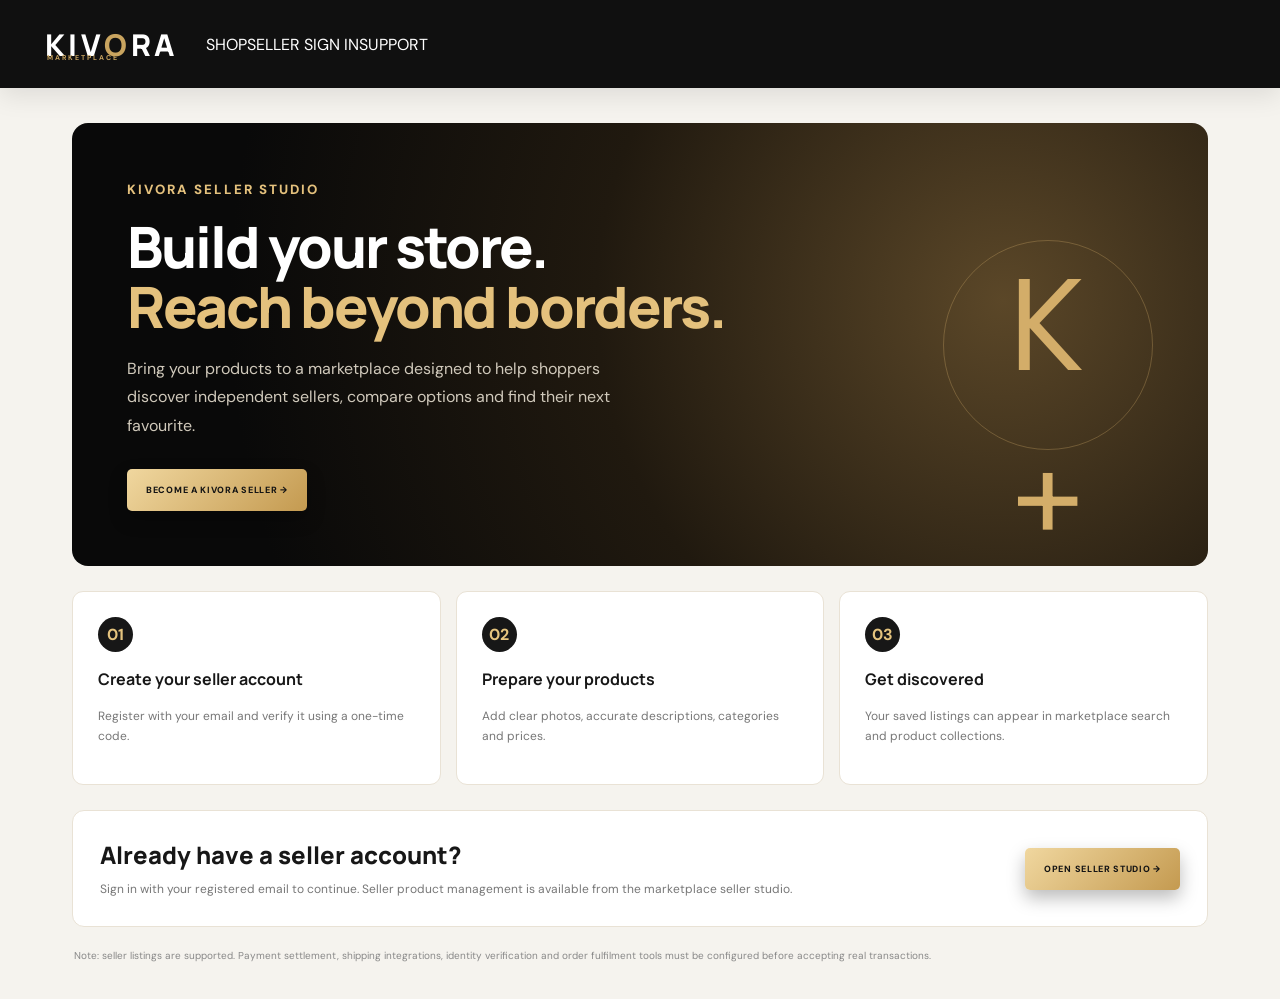
<file: seller.html>
<!doctype html><html lang="en"><head><meta charset="utf-8"><meta name="viewport" content="width=device-width,initial-scale=1"><meta name="theme-color" content="#090909"><title>Seller Studio | KIVORA</title><link href="https://fonts.googleapis.com/css2?family=DM+Sans:wght@400;500;600;700;800&family=Manrope:wght@600;700;800&display=swap" rel="stylesheet"><link rel="stylesheet" href="style.css"><style>
body{background:#f5f3ee}.seller-page{max-width:1180px;margin:35px auto;padding:0 22px}.seller-hero{background:radial-gradient(circle at 82% 40%,#5b4728,#20190f 42%,#090909 80%);color:white;border-radius:16px;padding:55px;display:flex;align-items:center;justify-content:space-between;gap:25px;min-height:330px}.seller-hero small{color:#e4c17d;letter-spacing:2px;font-weight:800}.seller-hero h1{font:800 clamp(35px,5vw,57px)/1.05 Manrope;letter-spacing:-2px;margin:18px 0}.seller-hero h1 em{font-style:normal;color:#e4c17d}.seller-hero p{color:#d0c9bb;line-height:1.8;max-width:500px}.seller-hero .hero-cta{margin-top:12px}.seller-symbol{font-size:130px;color:#d3ad69;border:1px solid #d3ad6950;width:210px;height:210px;border-radius:50%;display:grid;place-items:center;flex-shrink:0}.seller-steps{display:grid;grid-template-columns:repeat(3,1fr);gap:15px;margin:25px 0}.seller-step{background:white;border:1px solid #e9e2d5;border-radius:11px;padding:25px}.seller-step b{width:35px;height:35px;border-radius:50%;display:grid;place-items:center;background:#171717;color:#e5c47e}.seller-step h3{font:700 16px Manrope}.seller-step p{font-size:12px;color:#777;line-height:1.7}.seller-dashboard{background:#fff;border:1px solid #e9e2d5;border-radius:12px;padding:27px;display:flex;align-items:center;justify-content:space-between;gap:20px}.seller-dashboard h2{font:800 24px Manrope;margin:0 0 8px}.seller-dashboard p{color:#777;font-size:12px;line-height:1.7;margin:0}@media(max-width:700px){.seller-hero{padding:28px;min-height:280px}.seller-symbol{display:none}.seller-steps{grid-template-columns:1fr}.seller-dashboard{display:block}.seller-dashboard .hero-cta{margin-top:15px;display:inline-flex}}
</style></head><body><header class="main-header"><a class="brand" href="index.html">KIV<span>O</span>RA<small>MARKETPLACE</small></a><nav class="subnav"><a href="index.html">SHOP</a><a href="account.html?type=seller">SELLER SIGN IN</a><a href="support.html">SUPPORT</a></nav></header><main class="seller-page"><section class="seller-hero"><div><small>KIVORA SELLER STUDIO</small><h1>Build your store.<br><em>Reach beyond borders.</em></h1><p>Bring your products to a marketplace designed to help shoppers discover independent sellers, compare options and find their next favourite.</p><a class="hero-cta" href="account.html?type=seller">BECOME A KIVORA SELLER →</a></div><div class="seller-symbol">K<span>+</span></div></section><section class="seller-steps"><article class="seller-step"><b>01</b><h3>Create your seller account</h3><p>Register with your email and verify it using a one-time code.</p></article><article class="seller-step"><b>02</b><h3>Prepare your products</h3><p>Add clear photos, accurate descriptions, categories and prices.</p></article><article class="seller-step"><b>03</b><h3>Get discovered</h3><p>Your saved listings can appear in marketplace search and product collections.</p></article></section><section class="seller-dashboard"><div><h2>Already have a seller account?</h2><p>Sign in with your registered email to continue. Seller product management is available from the marketplace seller studio.</p></div><a class="hero-cta" href="index.html?open=seller">OPEN SELLER STUDIO →</a></section><p style="font-size:10px;color:#888;line-height:1.7;margin:20px 2px">Note: seller listings are supported. Payment settlement, shipping integrations, identity verification and order fulfilment tools must be configured before accepting real transactions.</p></main></body></html>
</file>
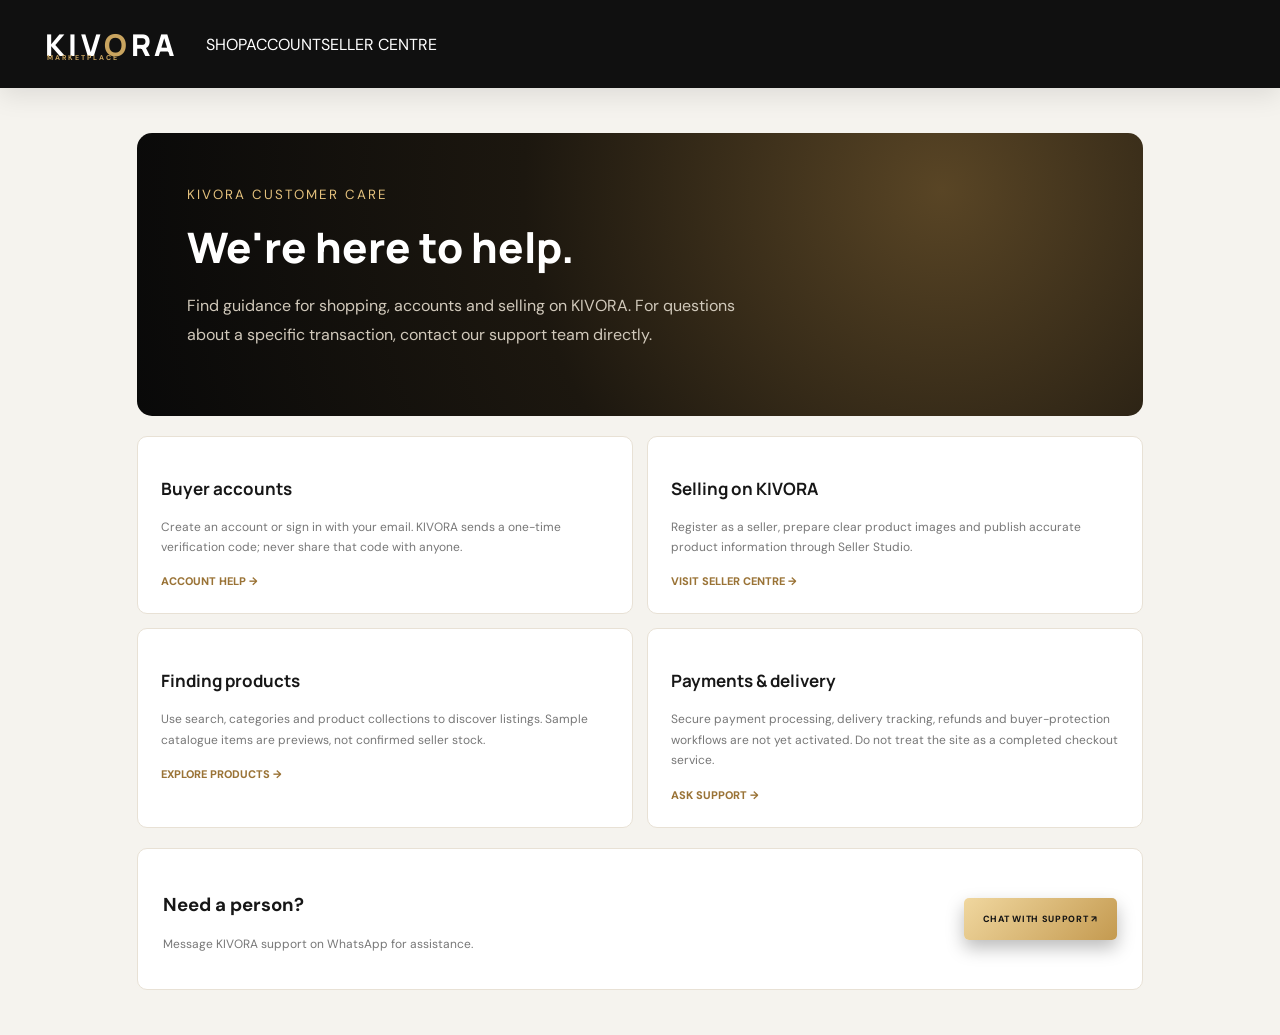
<file: support.html>
<!doctype html><html lang="en"><head><meta charset="utf-8"><meta name="viewport" content="width=device-width,initial-scale=1"><meta name="theme-color" content="#090909"><title>KIVORA Help Centre</title><link href="https://fonts.googleapis.com/css2?family=DM+Sans:wght@400;500;600;700;800&family=Manrope:wght@600;700;800&display=swap" rel="stylesheet"><link rel="stylesheet" href="style.css"><style>body{background:#f5f3ee}.help-page{max-width:1050px;margin:45px auto;padding:0 22px}.help-hero{background:radial-gradient(circle at 80% 20%,#594525,#1c170f 50%,#090909);border-radius:15px;padding:50px;color:white}.help-hero small{color:#e4c17d;letter-spacing:2px}.help-hero h1{font:800 42px Manrope;margin:14px 0}.help-hero p{color:#d1c9bb;line-height:1.8;max-width:570px}.help-grid{display:grid;grid-template-columns:repeat(2,1fr);gap:14px;margin:20px 0}.help-card{background:white;border:1px solid #e8e1d5;border-radius:10px;padding:23px}.help-card h3{font:700 17px Manrope}.help-card p{font-size:12px;color:#777;line-height:1.7}.help-card a{color:#9a7336;font-size:11px;font-weight:800}.help-contact{background:#fff;border:1px solid #e8e1d5;border-radius:10px;padding:25px;display:flex;justify-content:space-between;align-items:center;gap:15px}.help-contact p{color:#777;font-size:12px}@media(max-width:650px){.help-hero{padding:28px}.help-hero h1{font-size:32px}.help-grid{grid-template-columns:1fr}.help-contact{display:block}}</style></head><body><header class="main-header"><a class="brand" href="index.html">KIV<span>O</span>RA<small>MARKETPLACE</small></a><nav class="subnav"><a href="index.html">SHOP</a><a href="account.html">ACCOUNT</a><a href="seller.html">SELLER CENTRE</a></nav></header><main class="help-page"><section class="help-hero"><small>KIVORA CUSTOMER CARE</small><h1>We're here to help.</h1><p>Find guidance for shopping, accounts and selling on KIVORA. For questions about a specific transaction, contact our support team directly.</p></section><section class="help-grid"><article class="help-card"><h3>Buyer accounts</h3><p>Create an account or sign in with your email. KIVORA sends a one-time verification code; never share that code with anyone.</p><a href="account.html">ACCOUNT HELP →</a></article><article class="help-card"><h3>Selling on KIVORA</h3><p>Register as a seller, prepare clear product images and publish accurate product information through Seller Studio.</p><a href="seller.html">VISIT SELLER CENTRE →</a></article><article class="help-card"><h3>Finding products</h3><p>Use search, categories and product collections to discover listings. Sample catalogue items are previews, not confirmed seller stock.</p><a href="index.html#popular">EXPLORE PRODUCTS →</a></article><article class="help-card"><h3>Payments & delivery</h3><p>Secure payment processing, delivery tracking, refunds and buyer-protection workflows are not yet activated. Do not treat the site as a completed checkout service.</p><a href="https://wa.me/2348127817057" target="_blank" rel="noopener">ASK SUPPORT →</a></article></section><section class="help-contact"><div><h3>Need a person?</h3><p>Message KIVORA support on WhatsApp for assistance.</p></div><a class="hero-cta" href="https://wa.me/2348127817057" target="_blank" rel="noopener">CHAT WITH SUPPORT ↗</a></section></main></body></html>
</file>
<file: style.css>
*{box-sizing:border-box} :root{--black:#111;--ink:#1d1d1d;--gold:#c99d4d;--gold2:#e3bd73;--paper:#f5f5f5;--line:#e8e8e8;--muted:#777;--white:#fff}html{scroll-behavior:smooth}body{margin:0;background:#f4f4f4;color:var(--ink);font-family:"DM Sans",Arial,sans-serif}button,input,textarea,select{font:inherit}button{cursor:pointer}a{color:inherit;text-decoration:none}.topline{height:30px;background:#101010;color:#d7d7d7;display:flex;align-items:center;justify-content:space-between;padding:0 max(4%,calc((100% - 1440px)/2));font-size:9px;letter-spacing:1.4px}.topline-center{color:#cba45e}.topline a{color:#fff}.main-header{height:82px;background:#fff;display:flex;align-items:center;gap:34px;padding:0 max(4%,calc((100% - 1440px)/2));position:sticky;top:0;z-index:20;box-shadow:0 3px 12px #00000009}.brand{font:800 28px Manrope,sans-serif;letter-spacing:3px;color:#141414;white-space:nowrap;display:inline-flex;align-items:center;position:relative}.brand span{color:var(--gold)}.brand small{font:700 7px "DM Sans";letter-spacing:2px;position:absolute;top:29px;left:2px;color:#9b7a45}.searchbar{height:45px;display:flex;align-items:center;border:1px solid #dedede;border-radius:5px;flex:1;max-width:650px;background:#fafafa}.searchbar>span{font-size:25px;padding:0 13px;color:#777}.searchbar input{border:0;background:transparent;outline:0;min-width:0;flex:1;font-size:12px}.searchbar button{height:100%;padding:0 22px;border:0;background:var(--gold);color:#111;font-size:10px;font-weight:800;letter-spacing:1px;border-radius:0 4px 4px 0}.head-actions{display:flex;align-items:center;gap:20px;margin-left:auto}.head-actions button{display:flex;align-items:center;gap:8px;border:0;background:none;text-align:left;padding:6px 0;color:#222}.action-icon{font-size:21px;font-weight:500}.head-actions span{font-size:11px;font-weight:700;white-space:nowrap}.head-actions small{display:block;font-size:9px;font-weight:400;color:#858585;margin-top:3px}.head-actions i{font-style:normal;color:#a37a35}.category-nav{height:43px;background:#1a1a1a;color:white;display:flex;align-items:center;gap:0;padding:0 max(4%,calc((100% - 1440px)/2));overflow-x:auto;white-space:nowrap;scrollbar-width:none;position:relative;z-index:4}.category-nav::-webkit-scrollbar{display:none}.category-nav button{height:100%;padding:0 17px;border:0;background:none;color:#eee;font-size:10px;font-weight:600;letter-spacing:.2px}.category-nav button:hover,.category-nav button.active{background:#c99d4d;color:#171717}.page-wrap{max-width:1440px;margin:auto;padding:22px 4% 55px}.market-layout{display:grid;grid-template-columns:220px minmax(0,1fr) 220px;gap:15px;min-height:360px}.side-categories,.quick-panel{background:#fff;border-radius:5px;overflow:hidden;box-shadow:0 2px 10px #00000008}.side-title{font-size:10px;font-weight:800;letter-spacing:1px;padding:17px 17px 12px;border-bottom:1px solid #f0f0f0}.side-categories button{width:100%;height:27px;border:0;background:white;text-align:left;padding:0 16px;display:flex;align-items:center;gap:10px;font-size:10px;color:#4b4b4b}.side-categories button span{width:17px;color:#b38b4c;font-size:14px}.side-categories button b{margin-left:auto;font-size:16px;color:#aaa;font-weight:400}.side-categories button:hover{background:#faf5ec;color:#9b7335}.hero-stage{position:relative;overflow:hidden;min-height:360px;border-radius:5px;background:linear-gradient(110deg,#171717 0%,#252525 57%,#4b3a20 100%);color:white;display:flex;align-items:center;padding:38px 5%;isolation:isolate}.hero-stage:after{content:"";position:absolute;inset:0;background:radial-gradient(circle at 78% 50%,#c69b4c3d,transparent 37%),linear-gradient(90deg,transparent 45%,#1113);z-index:-1}.hero-copy{width:55%;position:relative;z-index:2}.hero-kicker{font-size:9px;letter-spacing:2px;color:#e4c17f;font-weight:700;margin-bottom:20px}.hero-kicker span{display:inline-block;width:23px;height:2px;background:var(--gold);vertical-align:middle;margin-right:8px}.hero-copy h1{font:800 clamp(27px,3vw,43px)/1.13 Manrope;margin:0;letter-spacing:-1.5px}.hero-copy h1 em{font-style:normal;color:#e0b766}.hero-copy p{max-width:340px;color:#d0d0d0;font-size:11px;line-height:1.8;margin:15px 0 22px}.hero-cta{display:inline-flex;gap:22px;align-items:center;padding:13px 17px;background:var(--gold);color:#141414;font-size:9px;font-weight:800;letter-spacing:.7px;border-radius:3px}.hero-pagination{display:flex;gap:6px;margin-top:27px}.hero-pagination i{width:6px;height:6px;border-radius:20px;background:#ffffff60}.hero-pagination i.selected{width:22px;background:var(--gold)}.hero-visual{position:absolute;right:1%;top:0;bottom:0;width:48%;display:flex;align-items:center;justify-content:center}.hero-orbit{position:absolute;width:270px;height:270px;border:1px solid #d7b36b55;border-radius:50%;box-shadow:0 0 0 30px #ffffff05,0 0 0 60px #ffffff04}.hero-phone{height:300px;max-width:68%;object-fit:contain;position:relative;z-index:1;filter:drop-shadow(0 20px 22px #0008);transform:rotate(-8deg)}.hero-product-label{position:absolute;bottom:26px;right:2%;background:#fff;color:#171717;padding:12px 16px;min-width:155px;box-shadow:0 10px 25px #0004;z-index:2}.hero-product-label small,.hero-product-label span{display:block;font-size:7px;color:#8b744e;letter-spacing:1px}.hero-product-label strong{display:block;font:800 12px Manrope;margin:5px 0}.hero-chip{position:absolute;top:24px;right:8%;padding:8px 12px;background:#ffffff16;border:1px solid #ffffff2a;border-radius:30px;font-size:7px;letter-spacing:1.2px}.hero-chip b{color:#e6bd70;margin-left:8px}.quick-panel{display:flex;flex-direction:column;padding:9px;gap:9px}.quick-card{flex:1;background:#fafafa;padding:14px 12px;display:grid;grid-template-columns:30px 1fr;align-content:center;column-gap:8px;border:1px solid #f0f0f0}.quick-icon{grid-row:span 2;font-size:22px;color:#b68c4a}.quick-card b{font-size:9px;letter-spacing:.5px}.quick-card small{display:block;font-size:8px;line-height:1.5;color:#888;margin-top:4px}.quick-card button,.quick-card a{grid-column:2;margin-top:9px;border:0;background:#171717;color:#fff;padding:8px 7px;text-align:center;font-size:7px;font-weight:800;letter-spacing:.4px}.quick-card.help-card button,.quick-card.help-card a{background:#e9dfcc;color:#47361a}.service-strip{margin-top:15px;background:#fff;border-radius:5px;padding:16px 20px;display:grid;grid-template-columns:repeat(4,1fr);gap:15px;box-shadow:0 2px 10px #00000006}.service-strip>div{display:flex;align-items:center;gap:11px}.service-strip>div>b{font-size:23px;color:#b48b4c}.service-strip strong{display:block;font-size:9px}.service-strip small{display:block;font-size:8px;color:#888;margin-top:4px}.shelf{margin-top:29px;background:#fff;border-radius:5px;padding:20px 20px 22px;box-shadow:0 2px 10px #00000006;overflow:hidden}.shelf-heading{display:flex;align-items:center;justify-content:space-between;margin-bottom:17px}.shelf-heading small,.deal-banner small,.seller-promo small{font-size:8px;font-weight:800;letter-spacing:1.8px;color:#a27a3e}.shelf-heading h2{font:800 20px Manrope;margin:5px 0 0;letter-spacing:-.5px}.shelf-heading p{font-size:9px;color:#888;margin:5px 0 0}.shelf-controls{display:flex;gap:7px}.shelf-controls button{width:30px;height:30px;border:1px solid #ddd;background:white;border-radius:50%;font-size:21px;line-height:1;color:#333}.product-rail{display:grid;grid-auto-flow:column;grid-auto-columns:calc((100% - 72px)/5);gap:18px;overflow-x:auto;scroll-snap-type:x mandatory;scrollbar-width:thin;scrollbar-color:#d1b477 #f2f2f2;padding:0 0 10px}.product-card{min-width:0;scroll-snap-align:start;border:1px solid #eee;border-radius:4px;background:white;transition:transform .2s,box-shadow .2s;overflow:hidden;position:relative}.product-card:hover{transform:translateY(-4px);box-shadow:0 10px 24px #00000012}.product-image{height:160px;background:#f5f5f5;display:flex;align-items:center;justify-content:center;position:relative;padding:10px}.product-image img{width:100%;height:100%;object-fit:contain;mix-blend-mode:multiply}.product-badge{position:absolute;top:8px;left:8px;background:#171717;color:#e5bd73;padding:5px 7px;font-size:7px;font-weight:800;letter-spacing:.5px}.heart{position:absolute;right:8px;top:6px;border:0;background:#fff;border-radius:50%;width:26px;height:26px;color:#777;font-size:15px;box-shadow:0 1px 5px #0002}.heart.saved{color:#b94747}.product-info{padding:10px 11px 12px}.product-category{font-size:7px;color:#a27a3e;text-transform:uppercase;letter-spacing:1px}.product-info h3{font-size:10px;line-height:1.45;margin:6px 0 7px;height:29px;overflow:hidden;font-weight:600}.product-price{font-size:13px;font-weight:800}.product-old{font-size:8px;color:#aaa;text-decoration:line-through;margin-left:5px}.product-rating{font-size:8px;color:#bd8c3c;margin-top:6px}.product-info button{width:100%;border:1px solid #1a1a1a;background:#fff;color:#171717;padding:9px 5px;margin-top:9px;font-size:8px;font-weight:800;letter-spacing:.5px}.product-info button:hover{background:#171717;color:#fff}.deal-banner{margin-top:28px;min-height:210px;background:linear-gradient(105deg,#e9dfce,#d2b783);border-radius:5px;padding:25px 4%;display:flex;align-items:center;justify-content:space-between;overflow:hidden}.deal-banner h2{font:800 27px/1.12 Manrope;margin:8px 0}.deal-banner p{font-size:10px;color:#66563b}.deal-banner button,.seller-promo>button{border:0;background:#171717;color:#fff;padding:12px 17px;font-size:8px;font-weight:800;letter-spacing:.7px;margin-top:8px}.deal-banner button b,.seller-promo button b{color:#e0b86f;margin-left:16px}.deal-images{height:165px;display:flex;align-items:center;gap:15px}.deal-images img{height:145px;width:155px;object-fit:cover;border-radius:5px;box-shadow:0 10px 25px #5b482a30}.deal-images img+img{height:115px;width:125px}.text-link{border:0;background:none;color:#9a7337;font-size:8px;font-weight:800;letter-spacing:.6px}.product-grid{display:grid;grid-template-columns:repeat(5,minmax(0,1fr));gap:14px}.product-grid .product-image{height:155px}.notice{font-size:9px;color:#997743;line-height:1.5;margin:16px 0 0}.empty{text-align:center;padding:35px;color:#888;font-size:12px}.seller-promo{margin-top:30px;background:#171717;color:white;display:flex;align-items:center;gap:30px;padding:28px 5%;border-radius:5px;position:relative;overflow:hidden}.seller-promo-mark{font:800 68px Manrope;color:#ffffff17}.seller-promo-mark span{color:#d2ad6d}.seller-promo h2{font:800 25px/1.15 Manrope;margin:7px 0}.seller-promo p{font-size:10px;color:#c5c5c5}.seller-promo>button{margin:0 0 0 auto;background:#d3ad69;color:#171717}.footer{background:#111;color:#eee;padding:35px max(4%,calc((100% - 1440px)/2)) 20px;display:grid;grid-template-columns:1.5fr 1fr 1fr 1fr;gap:30px}.footer .brand{color:white}.footer p{font-size:9px;color:#999;margin-top:23px}.footer>div:not(.footer-brand):not(.copyright){display:flex;flex-direction:column;gap:11px}.footer>div>b{font-size:8px;letter-spacing:1px;color:#d6b16d}.footer>div>a{font-size:9px;color:#aaa}.copyright{grid-column:1/-1;border-top:1px solid #ffffff1c;padding-top:16px;font-size:8px;color:#777}.copyright span{float:right}.overlay{display:none;position:fixed;inset:0;background:#0008;z-index:40}.overlay.show{display:block}.drawer{position:fixed;right:-450px;top:0;width:min(420px,100%);height:100%;background:#fff;z-index:41;padding:23px;display:flex;flex-direction:column;transition:right .3s}.drawer.open{right:0}.drawer-head{display:flex;justify-content:space-between;align-items:center;border-bottom:1px solid #eee;padding-bottom:15px}.drawer-head small{font-size:8px;letter-spacing:1px;color:#a27a3e}.drawer-head h3{font:800 21px Manrope;margin:4px 0}.x{border:0;background:none;font-size:28px;color:#333}.cart-items{flex:1;overflow:auto}.cart-row{display:flex;gap:11px;align-items:center;padding:13px 0;border-bottom:1px solid #eee}.cart-row img{width:60px;height:60px;object-fit:contain;background:#f5f5f5}.cart-row div{flex:1}.cart-row b{font-size:10px}.cart-row small{display:block;color:#888;font-size:9px;margin-top:5px}.cart-row button{border:0;background:none;color:#a44;font-size:9px}.total{display:flex;justify-content:space-between;margin-bottom:14px;font-size:12px}.total b{font-size:17px}.primary-btn{border:0;background:#171717;color:#e7c47f;padding:14px 17px;font-size:9px;font-weight:800;letter-spacing:1px;cursor:pointer}.primary-btn:disabled{opacity:.5}.full{width:100%}.fine{font-size:9px;color:#999;line-height:1.6}.modal{display:none;position:fixed;z-index:51;top:50%;left:50%;transform:translate(-50%,-50%);width:min(460px,calc(100% - 25px));max-height:90vh;overflow:auto;background:white;padding:30px;border-radius:6px;box-shadow:0 20px 80px #0004}.modal.show{display:block}.modal-x{position:absolute;right:14px;top:9px}.modal-kicker{font-size:8px;letter-spacing:1.6px;color:#a27a3e;font-weight:800}.modal h2{font:800 24px Manrope;margin:8px 0 18px}.tabs{display:flex;border-bottom:1px solid #eee;margin-bottom:15px}.tabs button{border:0;background:none;padding:10px 15px 10px 0;margin-right:18px;font-size:11px;color:#888}.tabs button.active{border-bottom:2px solid var(--gold);color:#111;font-weight:800}.modal label{display:block;font-size:10px;font-weight:700;margin:13px 0}.modal input,.modal select,.modal textarea{display:block;width:100%;padding:12px;margin-top:7px;border:1px solid #ddd;outline-color:var(--gold);font-size:11px;background:#fff}.modal textarea{min-height:80px;resize:vertical}.preview{width:100%;max-height:170px;object-fit:contain;background:#f4f4f4;margin:8px 0}.intro-screen{position:fixed;inset:0;z-index:1000;background:#080808;color:#e6c27c;display:flex;flex-direction:column;align-items:center;justify-content:center;overflow:hidden;isolation:isolate}.intro-grid{position:absolute;inset:0;background-image:linear-gradient(#ffffff08 1px,transparent 1px),linear-gradient(90deg,#ffffff08 1px,transparent 1px);background-size:54px 54px;mask-image:radial-gradient(ellipse at center,#000 10%,transparent 75%)}.intro-halo{position:absolute;width:370px;height:370px;border-radius:50%;background:#c99d4d;filter:blur(100px);opacity:.15;animation:halo 4s ease-in-out infinite alternate}.orbit{position:absolute;border:1px solid #d2ad6c35;border-radius:50%;width:250px;height:250px}.orbit-a{animation:orbitSpin 8s linear infinite}.orbit-b{width:330px;height:330px;border-style:dashed;animation:orbitSpin 14s linear infinite reverse}.roamers i{position:absolute;left:50%;top:50%;width:6px;height:6px;border-radius:50%;background:#e3bd73;box-shadow:0 0 12px #e3bd73;animation:roam 3.5s linear infinite;transform-origin:0 0}.roamers i:nth-child(2n){width:4px;height:4px;background:#fff}.roamers i:nth-child(1){--radius:130px;--delay:0s}.roamers i:nth-child(2){--radius:165px;--delay:-.4s}.roamers i:nth-child(3){--radius:95px;--delay:-.8s}.roamers i:nth-child(4){--radius:150px;--delay:-1.2s}.roamers i:nth-child(5){--radius:115px;--delay:-1.6s}.roamers i:nth-child(6){--radius:175px;--delay:-2s}.roamers i:nth-child(7){--radius:140px;--delay:-2.4s}.roamers i:nth-child(8){--radius:105px;--delay:-2.8s}.roamers i:nth-child(9){--radius:160px;--delay:-3.2s}.roamers i:nth-child(10){--radius:120px;--delay:-1s}.roamers i:nth-child(11){--radius:180px;--delay:-2.1s}.roamers i:nth-child(12){--radius:85px;--delay:-3s}.roamers i{animation-delay:var(--delay)}.intro-emblem{position:relative;width:94px;height:94px;border:1px solid #d9b66c;border-radius:27px;display:grid;place-items:center;transform:rotate(45deg);box-shadow:0 0 45px #c99d4d24,inset 0 0 28px #c99d4d16;animation:emblemIn 1.2s cubic-bezier(.2,.8,.2,1) both}.emblem-k{font:800 59px Manrope;transform:rotate(-45deg);color:#f0d08d;text-shadow:0 0 25px #d5a94f77}.emblem-spark{position:absolute;right:-11px;top:-15px;transform:rotate(-45deg);font-size:20px}.intro-word{font:800 clamp(39px,9vw,62px) Manrope;letter-spacing:13px;margin:34px 0 0 13px;opacity:0;animation:fadeUp .8s 1.2s forwards}.intro-motto{font-size:9px;letter-spacing:5px;margin-top:11px;color:#c9a45f;opacity:0;animation:fadeUp .7s 1.7s forwards}.intro-loading{height:2px;width:145px;background:#ffffff25;margin-top:36px;overflow:hidden;opacity:0;animation:fadeUp .5s 1.8s forwards}.intro-loading span{height:100%;display:block;background:linear-gradient(90deg,#9e7331,#f4d89b);transform:scaleX(0);transform-origin:left;animation:progress 6.1s 0s linear forwards}.intro-caption{position:absolute;bottom:8%;font-size:7px;letter-spacing:3px;color:#ffffff55}.intro-screen.exit{animation:fadeAway .8s ease forwards;pointer-events:none}@keyframes roam{0%{transform:rotate(0deg) translateX(var(--radius)) scale(.6);opacity:.35}50%{opacity:1}100%{transform:rotate(360deg) translateX(var(--radius)) scale(.6);opacity:.35}}@keyframes orbitSpin{to{transform:rotate(360deg)}}@keyframes halo{to{transform:scale(1.2);opacity:.24}}@keyframes emblemIn{from{opacity:0;transform:rotate(45deg) scale(.5)}to{opacity:1;transform:rotate(45deg) scale(1)}}@keyframes fadeUp{to{opacity:1;transform:translateY(0)}}@keyframes progress{to{transform:scaleX(1)}}@keyframes fadeAway{to{opacity:0;visibility:hidden}}@media(max-width:1100px){.main-header{gap:18px}.head-actions{gap:11px}.market-layout{grid-template-columns:190px minmax(0,1fr)}.quick-panel{display:none}.product-rail{grid-auto-columns:calc((100% - 54px)/4)}.product-grid{grid-template-columns:repeat(4,minmax(0,1fr))}}@media(max-width:760px){.topline{padding:0 4%;font-size:7px}.topline-center{display:none}.main-header{height:auto;min-height:68px;padding:10px 4%;gap:10px;flex-wrap:wrap}.brand{font-size:24px}.brand small{top:25px}.searchbar{order:3;flex-basis:100%;max-width:none;height:40px}.head-actions{margin-left:auto;gap:12px}.head-actions button{gap:4px}.head-actions span{font-size:9px}.head-actions small{display:none}.action-icon{font-size:18px}.category-nav{height:40px;padding:0 2%}.category-nav button{padding:0 13px;font-size:9px}.page-wrap{padding:12px 3% 35px}.market-layout{display:block}.side-categories{display:none}.hero-stage{min-height:300px;padding:25px 5%}.hero-copy{width:64%}.hero-copy h1{font-size:clamp(24px,6vw,37px)}.hero-copy p{font-size:9px;max-width:220px}.hero-visual{width:47%;right:-2%}.hero-phone{height:220px;max-width:85%}.hero-orbit{width:190px;height:190px}.hero-product-label{bottom:18px;right:0;min-width:120px;padding:8px}.hero-product-label strong{font-size:9px}.hero-chip{top:20px;right:5%;font-size:6px}.quick-panel{display:none}.service-strip{grid-template-columns:repeat(2,1fr);padding:13px;gap:13px}.service-strip strong{font-size:8px}.service-strip small{font-size:7px}.shelf{padding:15px 12px 18px;margin-top:17px}.shelf-heading h2{font-size:17px}.product-rail{grid-auto-columns:calc((100% - 20px)/2.25);gap:10px}.product-image{height:135px}.product-grid{grid-template-columns:repeat(2,minmax(0,1fr));gap:9px}.product-grid .product-image{height:140px}.product-info{padding:9px}.product-info h3{font-size:9px}.product-price{font-size:12px}.deal-banner{min-height:175px;padding:20px 5%;margin-top:17px}.deal-banner h2{font-size:22px}.deal-images{height:130px;gap:7px}.deal-images img{width:90px;height:105px}.deal-images img+img{width:75px;height:90px}.seller-promo{gap:13px;padding:22px 4%;margin-top:18px}.seller-promo-mark{font-size:42px}.seller-promo h2{font-size:19px}.seller-promo p{font-size:8px;max-width:190px}.seller-promo>button{font-size:7px;padding:11px 9px}.footer{grid-template-columns:repeat(2,1fr);padding:28px 5%;gap:25px}.footer-brand{grid-column:1/-1}.copyright{font-size:7px}.copyright span{float:none;display:block;margin-top:7px}}@media(max-width:420px){.head-actions{gap:8px}.head-actions span{font-size:8px}.hero-stage{min-height:280px}.hero-copy{width:67%}.hero-copy h1{font-size:24px}.hero-visual{width:44%}.hero-phone{height:185px}.hero-product-label{right:0;bottom:12px;min-width:105px}.hero-product-label span{font-size:6px}.product-rail{grid-auto-columns:calc((100% - 10px)/1.8)}.service-strip{gap:10px}.service-strip>div{gap:7px}.service-strip>div>b{font-size:18px}.deal-images img{width:70px;height:90px}.deal-images img+img{width:60px;height:75px}.seller-promo-mark{display:none}}
@media(prefers-reduced-motion:reduce){*,*:before,*:after{scroll-behavior:auto!important;animation-duration:.01ms!important;animation-iteration-count:1!important;transition-duration:.01ms!important}}

/* Expanded category catalogue and live seller listing labels */
.side-categories{max-height:520px;overflow-y:auto;scrollbar-width:thin;scrollbar-color:#d2b16f #f7f7f7}
.side-categories button{min-height:29px}
.product-info .fine{font-size:7px;white-space:nowrap;overflow:hidden;text-overflow:ellipsis}
@media(max-width:760px){.side-categories{display:none}}


/* KIVORA AI customer care */
.kivora-chat-toggle{position:fixed;right:22px;bottom:22px;z-index:45;border:0;border-radius:999px;background:#171717;color:#fff;padding:14px 18px;display:flex;align-items:center;gap:10px;box-shadow:0 8px 30px #0003;font-size:11px;font-weight:800;letter-spacing:.7px}
.kivora-chat-toggle .chat-spark{color:#e0b65f;font-size:19px}.kivora-chat-toggle i{font-size:8px;color:#62c78b}
.kivora-chat{position:fixed;right:22px;bottom:85px;width:min(390px,calc(100vw - 28px));height:min(590px,calc(100dvh - 115px));z-index:46;background:#fff;border:1px solid #e6e0d4;border-radius:15px;box-shadow:0 18px 60px #0003;display:none;flex-direction:column;overflow:hidden}
.kivora-chat.open{display:flex}.kivora-chat-head{background:#171717;color:white;padding:15px;display:flex;align-items:center;gap:11px}
.ai-avatar{width:39px;height:39px;border-radius:50%;display:grid;place-items:center;background:linear-gradient(135deg,#f0d18d,#a77931);color:#151515;font:800 19px Manrope}
.ai-heading{flex:1}.ai-heading b{font-size:13px;letter-spacing:1px}.ai-heading small{display:block;color:#d0c7b7;font-size:10px;margin-top:4px}.ai-heading small span{display:inline-block;width:7px;height:7px;background:#65c98b;border-radius:50%;margin-right:5px}
.kivora-chat-head>button{background:none;border:0;color:#fff;font-size:26px}
.kivora-chat-intro{padding:16px 16px 8px}.kivora-chat-intro b{font:800 17px Manrope}.kivora-chat-intro p{font-size:11px;line-height:1.5;color:#777;margin:5px 0}
.kivora-chat-quick{display:flex;gap:6px;flex-wrap:wrap;padding:5px 14px 10px}.kivora-chat-quick button{border:1px solid #e4d6bb;background:#fffaf1;color:#6e5123;border-radius:20px;padding:7px 9px;font-size:10px}
.kivora-chat-messages{padding:12px 14px;flex:1;overflow:auto;background:#f8f7f4;display:flex;flex-direction:column;gap:10px}
.ai-message,.user-message{max-width:88%;padding:10px 12px;border-radius:12px;font-size:12px;line-height:1.55;white-space:pre-wrap;overflow-wrap:anywhere}
.ai-message{align-self:flex-start;background:white;border:1px solid #eee8dc;color:#292929;border-bottom-left-radius:3px}
.user-message{align-self:flex-end;background:#1c1c1c;color:#fff;border-bottom-right-radius:3px}
.ai-message a{color:#8a6328;text-decoration:underline}.ai-typing{color:#888;font-style:italic}
.kivora-chat-form{display:flex;gap:8px;padding:11px;border-top:1px solid #eee}.kivora-chat-form input{flex:1;min-width:0;border:1px solid #e2e2e2;border-radius:22px;padding:11px 14px;font-size:12px;outline-color:#c99d4d}.kivora-chat-form button{width:40px;height:40px;border:0;border-radius:50%;background:#c99d4d;font-size:18px}
.kivora-chat-foot{text-align:center;color:#999;font-size:9px;padding:0 8px 9px}
@media(max-width:600px){.kivora-chat-toggle{right:13px;bottom:13px;padding:12px 14px}.kivora-chat{right:8px;bottom:70px;width:calc(100vw - 16px);height:min(590px,calc(100dvh - 88px))}}

/* Passwordless account flow */
#authModal{width:min(520px,calc(100% - 24px))}#authModal label{font-size:11px}#authModal input,#authModal select{border-radius:3px}#authModal [hidden]{display:none!important}#authModal .text-link{display:block;margin:12px auto 0;border:0;background:none;color:#98713c;font-size:10px;text-decoration:underline;cursor:pointer}#authModal .notice{line-height:1.6;overflow-wrap:anywhere}


/* KIVORA visual refresh — editorial marketplace layout */
:root{--gold:#c9a45f;--gold2:#e9cb8d;--black:#101010}
body{background:#f7f7f5}
.topline{background:#080808;height:32px;font-size:9px}
.main-header{height:88px;padding-left:max(3%,calc((100% - 1500px)/2));padding-right:max(3%,calc((100% - 1500px)/2));gap:28px}
.brand{font-size:31px;letter-spacing:3.5px}
.searchbar{height:48px;border-radius:7px;background:#f6f6f4;border-color:#e4e1da}
.searchbar button{background:#c9a45f;color:#111;font-size:10px;letter-spacing:1px}
.head-actions{gap:24px}
.head-actions button{transition:.2s}
.head-actions button:hover{color:#a77d35;transform:translateY(-2px)}
.category-nav{height:48px;background:#111;box-shadow:0 5px 15px #00000012}
.category-nav button{font-size:10px;padding:0 19px;letter-spacing:.35px}
.page-wrap{max-width:1500px;padding-top:24px}
.market-layout{grid-template-columns:225px minmax(0,1fr) 215px;gap:17px}
.side-categories,.quick-panel{border-radius:9px;box-shadow:0 7px 24px #1515150a;border:1px solid #eeece7}
.side-title{font-size:10px;letter-spacing:1.3px;padding:19px 17px 14px;color:#a27a3b}
.side-categories button{height:31px;font-size:10px}
.hero-stage{min-height:390px;border-radius:11px;background:linear-gradient(112deg,#101010 0%,#191919 53%,#574321 100%);box-shadow:0 12px 32px #00000012}
.hero-stage:after{background:radial-gradient(ellipse at 78% 48%,#d7ad5b55,transparent 38%),linear-gradient(90deg,transparent 45%,#09090955)}
.hero-copy{width:57%}
.hero-kicker{font-size:10px;letter-spacing:2.2px}
.hero-copy h1{font-size:clamp(32px,3.4vw,49px);line-height:1.08;letter-spacing:-1.8px}
.hero-copy p{font-size:12px;max-width:365px}
.hero-cta{border-radius:5px;padding:15px 19px;box-shadow:0 7px 20px #c9a45f33}
.hero-phone{height:325px;max-width:70%;border-radius:18px;filter:drop-shadow(0 25px 25px #0009)}
.hero-orbit{width:290px;height:290px;border-color:#e5c27a66}
.hero-product-label{border:1px solid #ffffff25;backdrop-filter:blur(12px);background:#111c;border-radius:8px;padding:13px 16px}
.quick-panel{padding:5px 0}
.quick-card{padding:19px 15px;min-height:115px}
.quick-card b{font-size:10px;letter-spacing:.7px}
.quick-card small{font-size:10px;line-height:1.5}
.quick-card button,.quick-card>a{border-radius:4px;background:#c9a45f;padding:10px 11px;font-size:8px}
.service-strip{border-radius:9px;margin-top:17px;padding:17px 20px;background:#fff;border:1px solid #efede8;box-shadow:0 5px 18px #00000006}
.service-strip>div>b{color:#b48a45}
.shelf{margin-top:38px}
.shelf-heading{margin-bottom:17px}
.shelf-heading h2{font-size:25px;letter-spacing:-.8px}
.shelf-heading small{color:#a17a3e;letter-spacing:1.6px;font-weight:800}
.product-card,.product-item{border:1px solid #eceae5!important;border-radius:9px!important;overflow:hidden;background:#fff;box-shadow:0 5px 18px #00000008;transition:transform .22s,box-shadow .22s}
.product-card:hover,.product-item:hover{transform:translateY(-5px);box-shadow:0 13px 28px #00000013}
.product-card img,.product-item img{transition:transform .35s}
.product-card:hover img,.product-item:hover img{transform:scale(1.045)}
.deal-banner{border-radius:12px;min-height:220px;background:linear-gradient(105deg,#111 0%,#211d16 62%,#8a6934 100%);box-shadow:0 12px 30px #00000012;margin-top:38px;padding:30px 5%}
.deal-banner small{color:#e7c783;letter-spacing:2px}
.deal-banner h2{font-size:32px;line-height:1.1}
.deal-banner p{font-size:12px}
.deal-banner button{background:#c9a45f;border-radius:4px;padding:13px 18px}
.deal-images img{border:3px solid #ffffff20;border-radius:9px;box-shadow:0 12px 24px #0005}
.seller-promo{border-radius:11px;background:linear-gradient(110deg,#111,#292116);padding:30px 4%;margin-top:42px}
.seller-promo h2{font-size:29px}
.seller-promo>button{border-radius:4px;background:#c9a45f;color:#111;padding:15px 20px}
.footer{background:#090909;margin-top:42px;padding:45px max(4%,calc((100% - 1400px)/2)) 25px}
.footer a:hover{color:#d5b16e}
.visual-departments{margin:37px 0 22px}
.department-heading{display:flex;align-items:end;justify-content:space-between;margin-bottom:17px}
.department-heading span{font-size:9px;letter-spacing:2px;font-weight:800;color:#a27a3b}
.department-heading h2{font:800 27px Manrope;margin:7px 0 5px;letter-spacing:-1px;color:#151515}
.department-heading p{margin:0;color:#777;font-size:11px}
.department-heading>a{font-size:9px;font-weight:800;letter-spacing:1px;color:#98713c;padding:12px 0}
.department-grid{display:grid;grid-template-columns:repeat(4,minmax(0,1fr));gap:13px}
.department-card{height:230px;position:relative;overflow:hidden;border:0;border-radius:9px;text-align:left;padding:0;background:#222;color:#fff;isolation:isolate}
.department-card:after{content:"";position:absolute;inset:0;background:linear-gradient(0deg,#080808e8 0%,#08080815 68%);z-index:-1}
.department-card img{position:absolute;inset:0;width:100%;height:100%;object-fit:cover;z-index:-2;transition:transform .45s}
.department-card:hover img{transform:scale(1.07)}
.department-card span{position:absolute;top:17px;left:17px;font-size:8px;letter-spacing:1.5px;color:#f0d49d}
.department-card strong{position:absolute;left:17px;bottom:48px;font:800 17px Manrope}
.department-card i{position:absolute;left:17px;bottom:20px;font-size:8px;letter-spacing:1.3px;font-style:normal;color:#e6c37e}
.kivora-promise{display:grid;grid-template-columns:repeat(3,1fr);gap:12px;margin:22px 0 34px;padding:19px 22px;background:#111;border-radius:9px;color:#fff}
.kivora-promise>div{display:flex;align-items:center;gap:12px}
.kivora-promise>div>b{width:36px;height:36px;border-radius:50%;display:grid;place-items:center;background:#c9a45f;color:#111;font-size:17px}
.kivora-promise strong{display:block;font-size:9px;letter-spacing:.8px}
.kivora-promise small{display:block;color:#bdb8ae;font-size:9px;margin-top:4px}
@media(max-width:1050px){.market-layout{grid-template-columns:190px minmax(0,1fr)}.quick-panel{display:none}.department-card{height:190px}.department-card strong{font-size:14px}}
@media(max-width:760px){.main-header{height:auto;min-height:75px;display:grid;grid-template-columns:1fr auto;gap:12px;padding:13px 4%}.brand{font-size:25px}.searchbar{grid-column:1/-1;grid-row:2;max-width:none;width:100%;height:43px}.head-actions{gap:13px}.head-actions button{gap:4px}.head-actions span{font-size:9px}.head-actions small{font-size:7px}.category-nav{height:42px}.page-wrap{padding:14px 3% 40px}.market-layout{display:block}.hero-stage{min-height:325px;padding:27px 6%}.hero-copy{width:65%}.hero-copy h1{font-size:clamp(26px,6vw,37px)}.hero-visual{width:43%;right:0}.hero-phone{height:235px;max-width:90%}.hero-orbit{width:190px;height:190px}.hero-product-label{right:0;min-width:120px;padding:8px}.service-strip{display:grid;grid-template-columns:1fr 1fr;gap:13px}.department-grid{grid-template-columns:repeat(2,minmax(0,1fr));gap:9px}.department-card{height:175px}.department-heading h2{font-size:22px}.department-heading>a{font-size:8px}.kivora-promise{grid-template-columns:1fr;gap:14px;padding:17px}.shelf-heading h2{font-size:21px}.deal-banner{padding:23px 5%;min-height:180px}.deal-banner h2{font-size:25px}}
@media(max-width:420px){.head-actions{gap:8px}.head-actions span{font-size:8px}.hero-stage{min-height:285px}.hero-copy{width:69%}.hero-copy h1{font-size:25px}.hero-visual{width:42%}.hero-phone{height:185px}.hero-product-label{min-width:100px}.department-card{height:145px}.department-card strong{font-size:12px;left:11px;bottom:39px}.department-card span{left:11px;top:12px}.department-card i{left:11px;bottom:15px}.department-heading{align-items:start;gap:8px}.department-heading>a{white-space:nowrap}.kivora-promise small{font-size:8px}}


/* KIVORA Signature storefront refresh — premium, responsive and original */
:root{--black:#090909;--ink:#171717;--gold:#c9a45f;--gold-light:#f0d79f;--paper:#f7f6f2}
body{background:#f7f6f2;color:#171717}
.topline{background:#080808;color:#cfc8ba;height:31px}
.main-header{background:#101010;color:#fff;height:88px;padding-left:max(3.5%,calc((100% - 1480px)/2));padding-right:max(3.5%,calc((100% - 1480px)/2));gap:28px;box-shadow:0 8px 24px #00000018}
.main-header .brand{color:#fff;font-size:30px;letter-spacing:3.5px}
.main-header .brand small{color:#c9a45f}
.searchbar{background:#fff;border:1px solid #d6c6a5;border-radius:7px;height:49px;overflow:hidden}
.searchbar>span{color:#9b7a42}
.searchbar input{font-size:13px}
.searchbar button{background:linear-gradient(135deg,#e2c17d,#bd9145);font-size:10px}
.head-actions button{color:#fff}
.head-actions small{color:#bcb7ae}
.action-icon{color:#d7b775}
.category-nav{background:#191919;border-top:1px solid #29251e;border-bottom:1px solid #3c3322;height:46px}
.category-nav button{font-size:11px;padding:0 19px}
.category-nav button.active,.category-nav button:hover{background:#c9a45f;color:#111}
.market-shortcuts{max-width:1480px;margin:auto;padding:12px 3.5%;display:flex;gap:26px;align-items:center;background:#fff;border-bottom:1px solid #eee;white-space:nowrap;overflow:auto}
.market-shortcuts a{font-size:10px;font-weight:700;color:#555;letter-spacing:.25px}
.market-shortcuts a:hover{color:#9b7335}
.market-shortcuts .seller-shortcut{margin-left:auto;color:#9a7134}
.seller-shortcut span{font-size:15px;margin-left:5px}
.page-wrap{max-width:1480px;padding:25px 3.5% 65px}
.market-layout{grid-template-columns:228px minmax(0,1fr) 225px;gap:16px}
.side-categories,.quick-panel{border:1px solid #e9e3d8;border-radius:9px;box-shadow:0 8px 24px #17120b08}
.side-title{background:#faf8f3;font-size:10px;letter-spacing:1.2px}
.side-categories button{height:30px;font-size:10px}
.hero-stage{border-radius:12px;min-height:390px;background:radial-gradient(ellipse at 78% 40%,#8b6a35 0%,#3a2d1b 25%,#181818 62%,#0b0b0b 100%);box-shadow:0 15px 38px #00000020}
.hero-stage:after{background:linear-gradient(90deg,#08080822,#08080800 58%,#c9a45f12)}
.hero-copy{width:57%}
.hero-kicker{font-size:10px;color:#f0d79f}
.hero-copy h1{font-size:clamp(31px,3.3vw,49px);letter-spacing:-1.8px}
.hero-copy p{font-size:12px;max-width:370px;color:#dedbd4}
.hero-cta{border-radius:5px;background:linear-gradient(135deg,#f0d79f,#c49a50);padding:15px 19px;box-shadow:0 8px 18px #0004}
.hero-visual{width:47%}
.hero-orbit{width:310px;height:310px;border-color:#e5c47b70;box-shadow:0 0 0 35px #ffffff06,0 0 0 70px #ffffff04}
.hero-phone{height:325px}
.hero-product-label{border:1px solid #ffffff35;border-radius:7px;background:#111d;backdrop-filter:blur(12px)}
.hero-chip{border:1px solid #d9b56d;color:#f3d99f;border-radius:30px}
.quick-card{padding:18px 15px;border-bottom:1px solid #eee}
.quick-card b{font-size:10px;letter-spacing:.5px}
.quick-card small{font-size:10px;line-height:1.6}
.quick-card button,.quick-card a{border-radius:4px;background:#171717;color:#e9c77e;padding:11px 12px;font-size:9px}
.quick-card .quick-icon{color:#b58b48}
.service-strip{border:1px solid #e8e1d5;border-radius:9px;background:#fff;padding:19px 22px}
.service-strip>div>b{color:#a47b39}
.visual-departments{margin-top:45px}
.department-heading h2{font-size:30px}
.department-card{height:245px;border-radius:11px}
.department-card strong{font-size:18px}
.kivora-promise{background:linear-gradient(105deg,#0b0b0b,#211b11);border:1px solid #4d3d21}
.shelf{margin-top:42px}
.shelf-heading{border-bottom:1px solid #e6e0d5;padding-bottom:13px;margin-bottom:17px}
.shelf-heading small{color:#a17a3b;letter-spacing:1.5px}
.shelf-heading h2{font-size:26px;letter-spacing:-.7px}
.product-card,.product-item{border-radius:10px!important}
.deal-banner{border:1px solid #604b29;background:radial-gradient(circle at 80% 40%,#71552c,#241e14 40%,#0c0c0c 85%);border-radius:12px}
.seller-promo{border:1px solid #594526;background:radial-gradient(circle at 75% 50%,#49371d,#17130d 60%,#090909);border-radius:12px}
.footer{background:#080808;border-top:3px solid #b9914c}
.mobile-dock{display:none}
@media(max-width:1050px){
 .market-layout{grid-template-columns:190px minmax(0,1fr)}
 .market-shortcuts{gap:18px}
}
@media(max-width:760px){
 .topline{padding:0 4%;font-size:8px}.topline-center{display:none}
 .main-header{grid-template-columns:1fr auto;min-height:70px;padding:12px 4%;gap:10px}
 .main-header .brand{font-size:25px}
 .head-actions{gap:11px}
 .head-actions button{color:#fff}
 .category-nav{height:42px}
 .market-shortcuts{padding:11px 4%;gap:19px}
 .market-shortcuts .seller-shortcut{margin-left:0}
 .page-wrap{padding:13px 3% 95px}
 .hero-stage{min-height:310px;padding:24px 5%}
 .hero-copy{width:68%}
 .hero-copy h1{font-size:clamp(26px,6vw,37px)}
 .hero-copy p{font-size:10px;max-width:230px}
 .hero-visual{width:43%}
 .hero-phone{height:220px}
 .hero-orbit{width:180px;height:180px}
 .department-grid{gap:10px}
 .department-card{height:175px}
 .department-heading h2{font-size:23px}
 .mobile-dock{position:fixed;z-index:50;bottom:0;left:0;right:0;display:flex;justify-content:space-around;align-items:center;background:#0b0b0b;border-top:1px solid #4b3b21;padding:8px 4px calc(8px + env(safe-area-inset-bottom));box-shadow:0 -7px 25px #0002}
 .mobile-dock a,.mobile-dock button{display:flex;flex-direction:column;align-items:center;gap:3px;background:none;border:0;color:#aaa;font-size:9px;min-width:48px}
 .mobile-dock b{font-size:20px;line-height:1;color:#c6a05a;font-weight:500}
 .mobile-dock .dock-active{color:#e8c77e}
 .mobile-dock .dock-active b{color:#f0d79f}
 .footer{padding-bottom:100px}
}
@media(max-width:420px){
 .main-header .brand{font-size:22px}
 .head-actions{gap:7px}
 .head-actions span{font-size:8px}
 .hero-stage{min-height:285px}
 .hero-copy{width:70%}
 .hero-copy h1{font-size:25px}
 .hero-phone{height:185px}
 .hero-product-label{min-width:100px}
 .department-card{height:150px}
 .department-card strong{font-size:12px}
}
</file>
